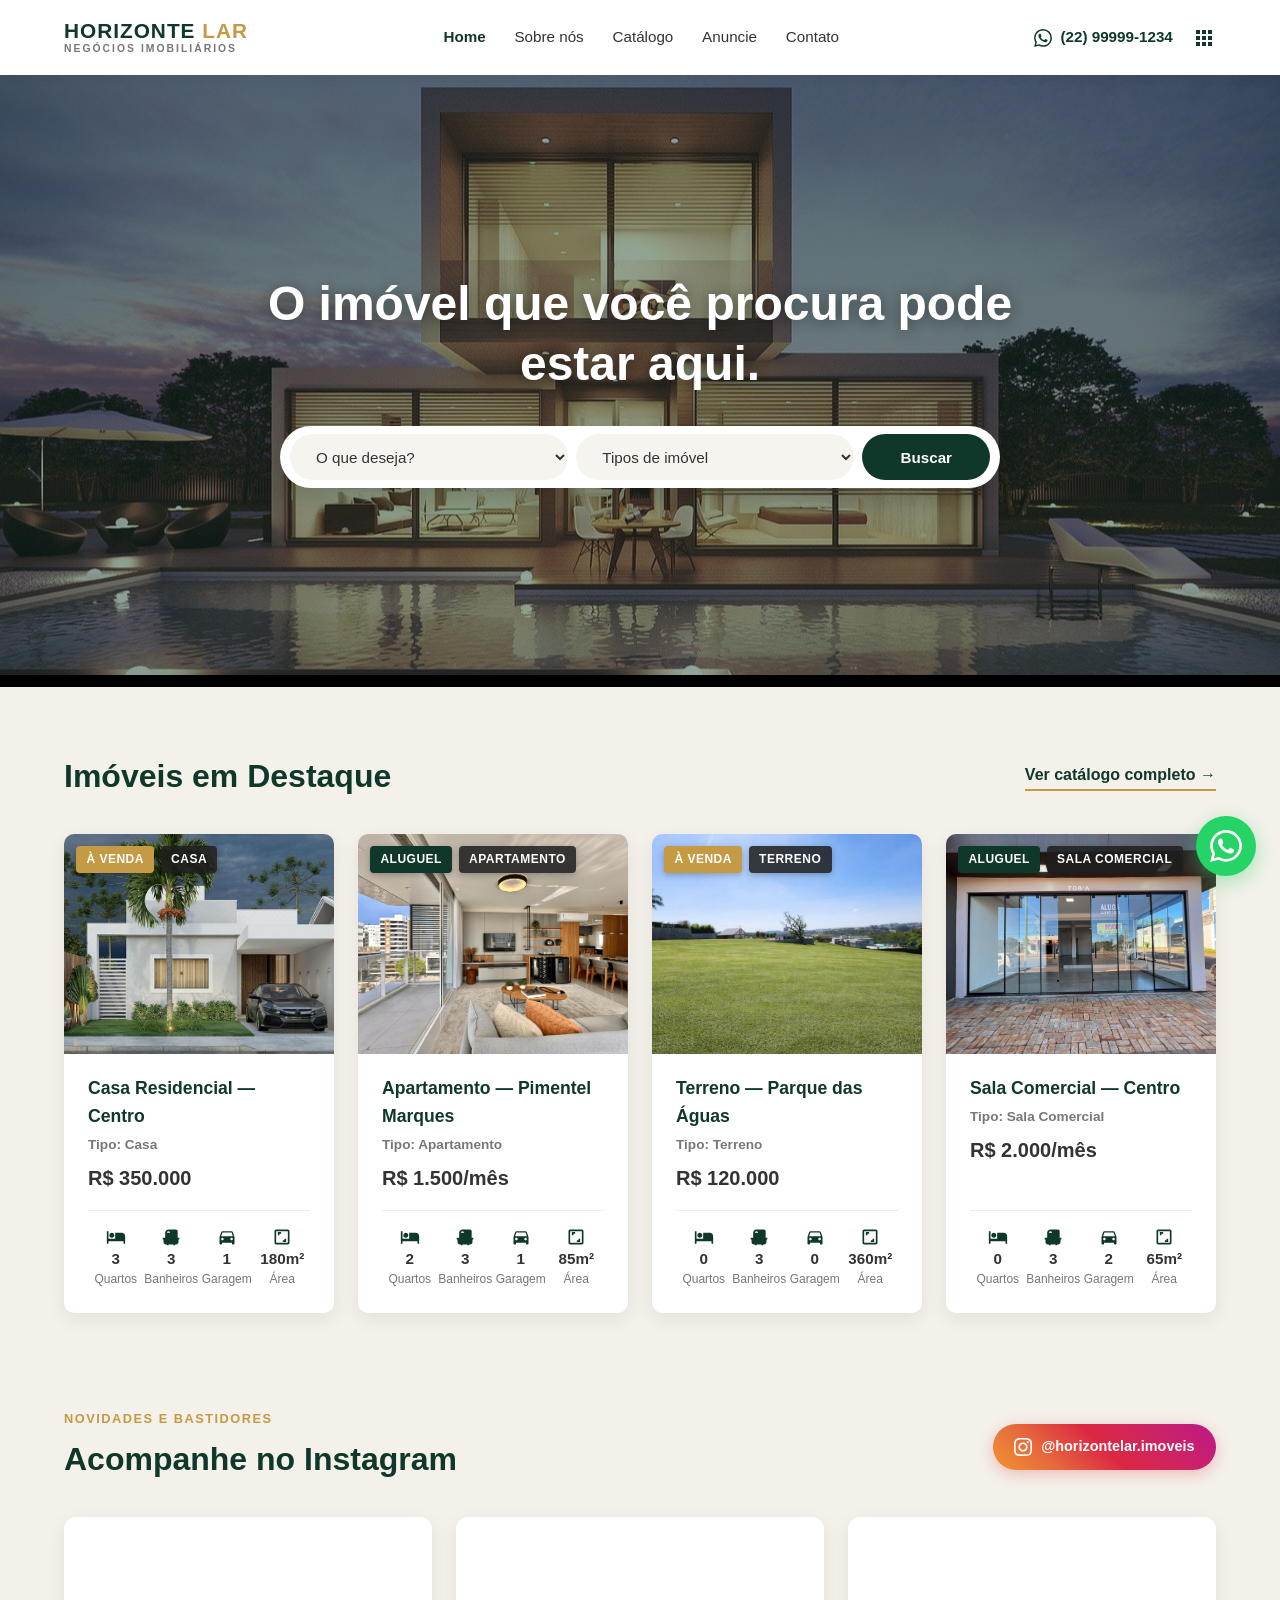
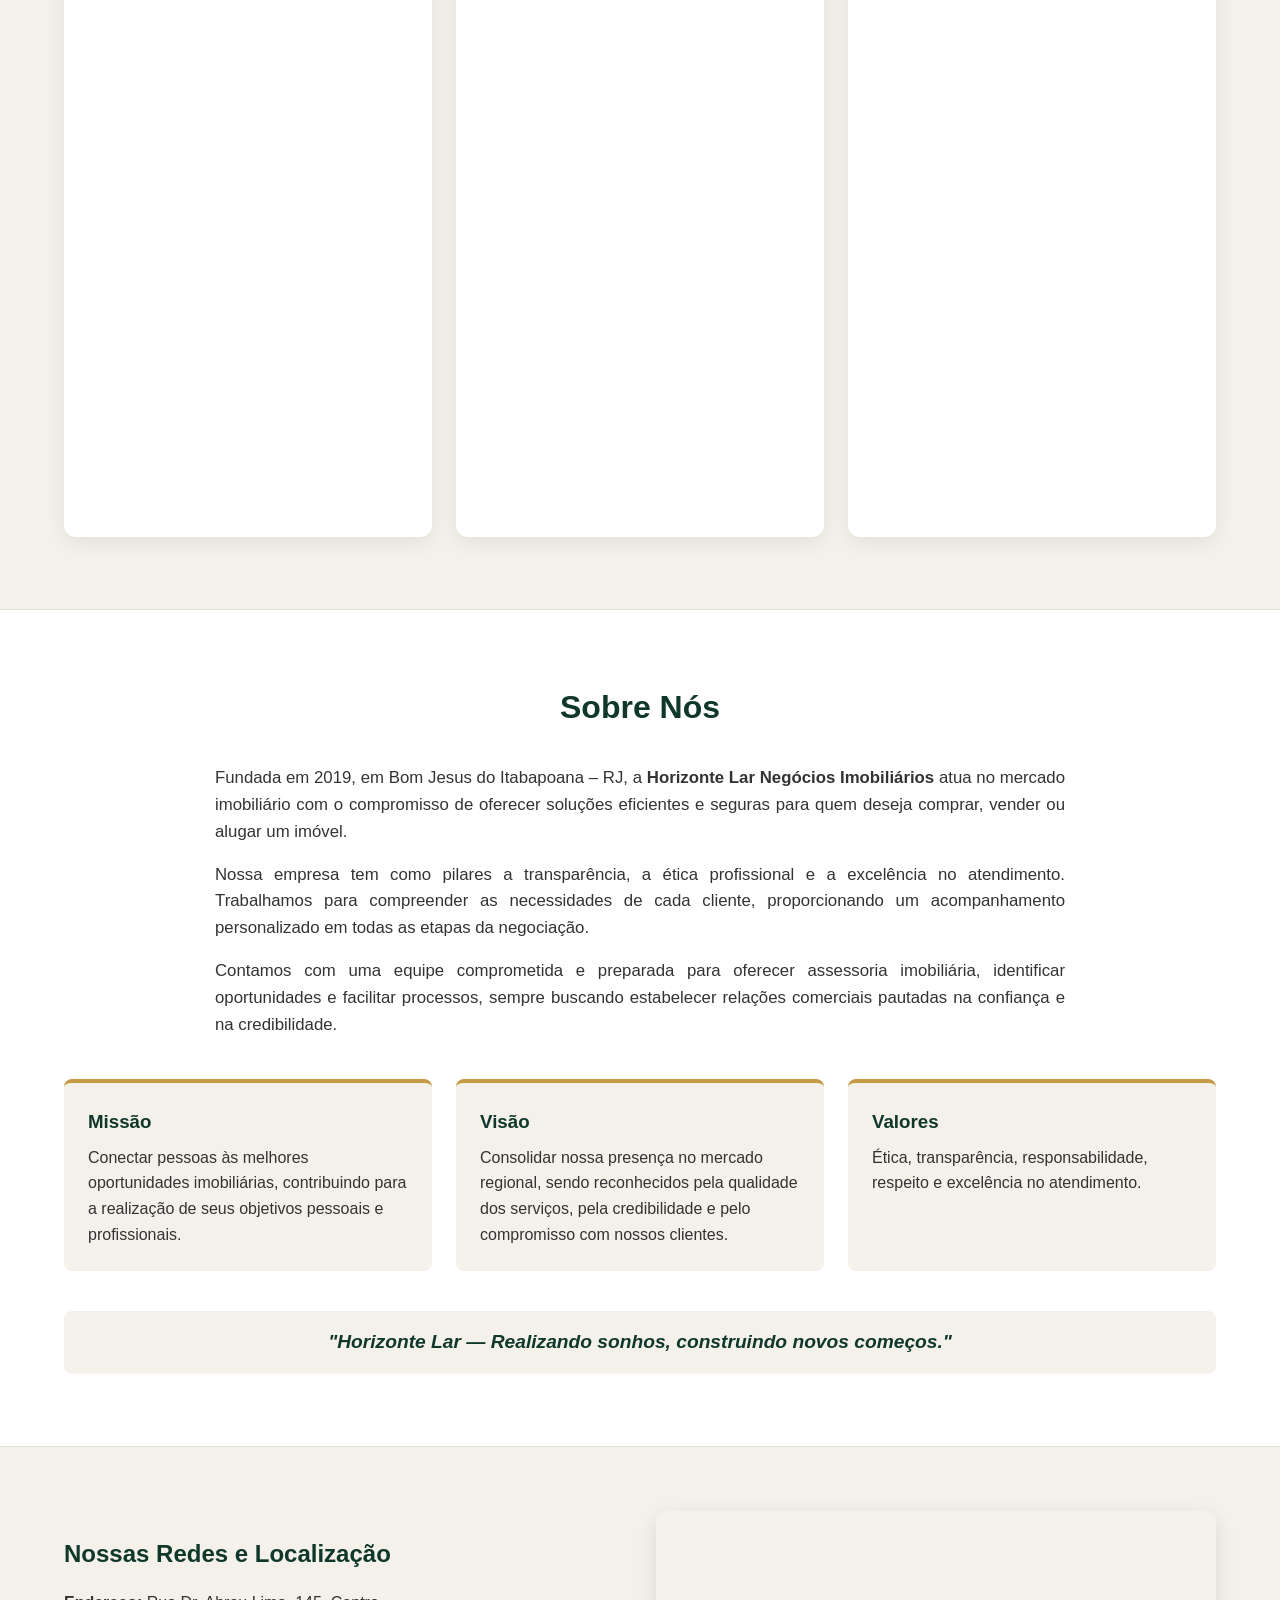
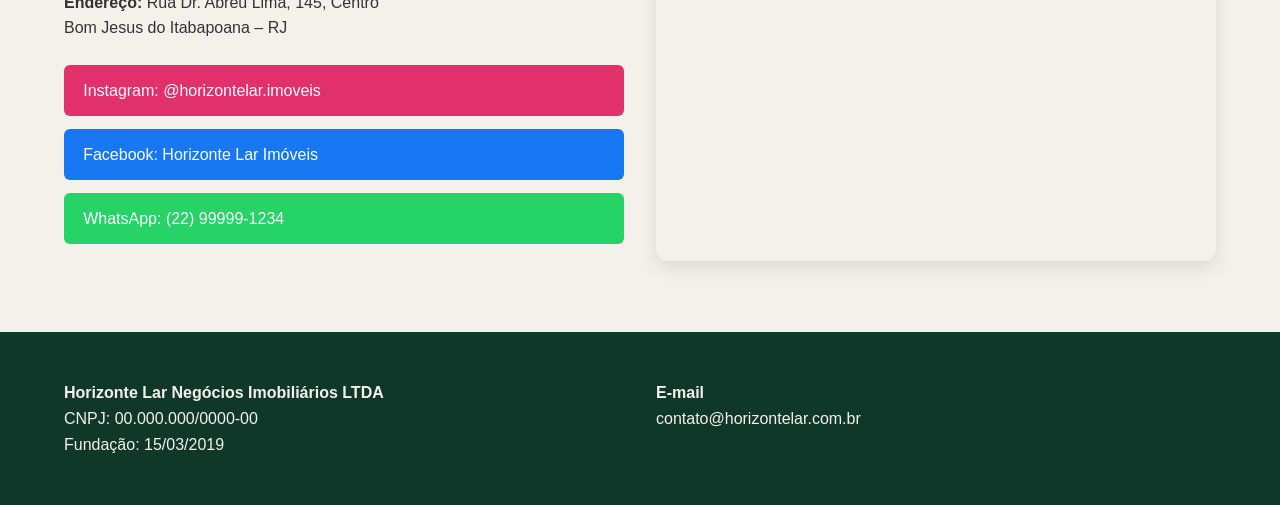
<file: index.html>
<!DOCTYPE html>
<html lang="pt-BR">
<head>
    <meta charset="UTF-8">
    <meta name="viewport" content="width=device-width, initial-scale=1.0">
    <title>Horizonte Lar | Negócios Imobiliários</title>
    <link rel="stylesheet" href="css/style.css?v=3">
</head>
<body id="top">

    <!-- CABEÇALHO -->
    <header class="navbar">
        <div class="container nav-container">
            <a href="index.html" class="logo">
                <h1>HORIZONTE <span>LAR</span></h1>
                <small>NEGÓCIOS IMOBILIÁRIOS</small>
            </a>

            <nav class="nav-links" id="nav-links">
                <a href="index.html" class="active">Home</a>
                <a href="index.html#sobre">Sobre nós</a>
                <a href="catalogo.html">Catálogo</a>
                <a href="anuncio.html">Anuncie</a>
                <a href="index.html#contato">Contato</a>
            </nav>

            <div class="nav-right">
                <a href="https://wa.me/5522999991234" class="nav-phone" target="_blank">
                    <svg viewBox="0 0 24 24" width="18" height="18" fill="currentColor"><path d="M17.472 14.382c-.297-.149-1.758-.867-2.03-.967-.273-.099-.471-.148-.67.15-.197.297-.767.966-.94 1.164-.173.199-.347.223-.644.075-.297-.15-1.255-.463-2.39-1.475-.883-.788-1.48-1.761-1.653-2.059-.173-.297-.018-.458.13-.606.134-.133.298-.347.446-.52.149-.174.198-.298.298-.497.099-.198.05-.371-.025-.52-.075-.149-.669-1.612-.916-2.207-.242-.579-.487-.5-.669-.51a12.8 12.8 0 0 0-.57-.01c-.198 0-.52.074-.792.372-.272.297-1.04 1.016-1.04 2.479 0 1.462 1.064 2.875 1.213 3.074.149.198 2.096 3.2 5.077 4.487.709.306 1.262.489 1.694.625.712.227 1.36.195 1.871.118.571-.085 1.758-.719 2.006-1.413.248-.694.248-1.289.173-1.413-.074-.124-.272-.198-.57-.347m-5.421 7.403h-.004a9.87 9.87 0 0 1-5.031-1.378l-.361-.214-3.741.982.998-3.648-.235-.374a9.86 9.86 0 0 1-1.51-5.26c.001-5.45 4.436-9.884 9.888-9.884 2.64 0 5.122 1.03 6.988 2.898a9.82 9.82 0 0 1 2.893 6.994c-.003 5.45-4.437 9.884-9.885 9.884m8.413-18.297A11.815 11.815 0 0 0 12.05 0C5.495 0 .16 5.335.157 11.892c0 2.096.547 4.142 1.588 5.945L.057 24l6.305-1.654a11.882 11.882 0 0 0 5.683 1.448h.005c6.554 0 11.89-5.335 11.893-11.893a11.821 11.821 0 0 0-3.48-8.413z"/></svg>
                    <span>(22) 99999-1234</span>
                </a>
                <button class="menu-btn" id="menu-btn" aria-label="Abrir menu">
                    <svg viewBox="0 0 24 24" width="24" height="24" fill="var(--verde-escuro)"><path d="M4 8h4V4H4v4zm6 12h4v-4h-4v4zm-6 0h4v-4H4v4zm0-6h4v-4H4v4zm6 0h4v-4h-4v4zm6-10v4h4V4h-4zm-6 4h4V4h-4v4zm6 6h4v-4h-4v4zm0 6h4v-4h-4v4z"/></svg>
                </button>
            </div>
        </div>
    </header>

    <!-- HERO SECTION COM MENU DE OPÇÕES ARREDONDADO -->
    <section class="hero">
        <div class="hero-bg"></div>
        <div class="container hero-content">
            <h2>O imóvel que você procura pode estar aqui.</h2>

            <form action="catalogo.html" method="GET" class="filter-pill-bar">
                <div class="filter-field">
                    <select name="finalidade" aria-label="O que deseja?">
                        <option value="">O que deseja?</option>
                        <option value="aluguel">Aluguel</option>
                        <option value="venda">Venda</option>
                    </select>
                </div>

                <div class="filter-field">
                    <select name="tipo" aria-label="Tipos de imóvel">
                        <option value="">Tipos de imóvel</option>
                        <option value="casa">Casa</option>
                        <option value="apartamento">Apartamento</option>
                        <option value="terreno">Terreno</option>
                        <option value="sala comercial">Sala Comercial</option>
                    </select>
                </div>

                <button type="submit" class="btn-buscar-pill">Buscar</button>
            </form>
        </div>
    </section>

    <!-- WHATSAPP FLUTUANTE -->
    <a href="https://wa.me/5522999991234" class="whatsapp-float" target="_blank" aria-label="Falar no WhatsApp">
        <svg viewBox="0 0 24 24" width="32" height="32" fill="#ffffff"><path d="M17.472 14.382c-.297-.149-1.758-.867-2.03-.967-.273-.099-.471-.148-.67.15-.197.297-.767.966-.94 1.164-.173.199-.347.223-.644.075-.297-.15-1.255-.463-2.39-1.475-.883-.788-1.48-1.761-1.653-2.059-.173-.297-.018-.458.13-.606.134-.133.298-.347.446-.52.149-.174.198-.298.298-.497.099-.198.05-.371-.025-.52-.075-.149-.669-1.612-.916-2.207-.242-.579-.487-.5-.669-.51a12.8 12.8 0 0 0-.57-.01c-.198 0-.52.074-.792.372-.272.297-1.04 1.016-1.04 2.479 0 1.462 1.064 2.875 1.213 3.074.149.198 2.096 3.2 5.077 4.487.709.306 1.262.489 1.694.625.712.227 1.36.195 1.871.118.571-.085 1.758-.719 2.006-1.413.248-.694.248-1.289.173-1.413-.074-.124-.272-.198-.57-.347m-5.421 7.403h-.004a9.87 9.87 0 0 1-5.031-1.378l-.361-.214-3.741.982.998-3.648-.235-.374a9.86 9.86 0 0 1-1.51-5.26c.001-5.45 4.436-9.884 9.888-9.884 2.64 0 5.122 1.03 6.988 2.898a9.82 9.82 0 0 1 2.893 6.994c-.003 5.45-4.437 9.884-9.885 9.884m8.413-18.297A11.815 11.815 0 0 0 12.05 0C5.495 0 .16 5.335.157 11.892c0 2.096.547 4.142 1.588 5.945L.057 24l6.305-1.654a11.882 11.882 0 0 0 5.683 1.448h.005c6.554 0 11.89-5.335 11.893-11.893a11.821 11.821 0 0 0-3.48-8.413z"/></svg>
    </a>

    <!-- MAIN -->
    <main>
        <!-- VITRINE DE IMÓVEIS -->
        <section class="catalogo fade-in" id="imoveis">
            <div class="container">
                <div class="section-top">
                    <h2>Imóveis em Destaque</h2>
                    <a href="catalogo.html" class="ver-todos">Ver catálogo completo →</a>
                </div>

                <div class="grid-imoveis">
                    
                    <!-- Card 1 -->
                    <article class="card-imovel">
                        <div class="img-wrapper">
                            <img src="imagens/1.jpg" alt="Casa Residencial" class="img-imovel" loading="lazy">
                            <div class="img-tags">
                                <span class="tag venda">À Venda</span>
                                <span class="tag tipo">Casa</span>
                            </div>
                        </div>
                        <div class="info">
                            <h3>Casa Residencial — Centro</h3>
                            <p class="tipo-texto">Tipo: Casa</p>
                            <p class="preco">R$ 350.000</p>
                            <div class="specs-icons">
                                <div class="spec-item">
                                    <svg viewBox="0 0 24 24" width="20" height="20" fill="currentColor"><path d="M7 13c1.66 0 3-1.34 3-3S8.66 7 7 7s-3 1.34-3 3 1.34 3 3 3zm12-6h-8v7H3V5H1v15h2v-3h18v3h2v-9c0-2.21-1.79-4-4-4z"/></svg>
                                    <strong>3</strong>
                                    <span>Quartos</span>
                                </div>
                                <div class="spec-item">
                                    <svg viewBox="0 0 24 24" width="20" height="20" fill="currentColor"><path d="M7 7c0-1.1.9-2 2-2s2 .9 2 2H7zm13 6V5c0-1.1-.9-2-2-2H9C6.79 3 5 4.79 5 7v6H2v2h1v3c0 1.66 1.34 3 3 3h1v1h2v-1h6v1h2v-1h1c1.66 0 3-1.34 3-3v-3h1v-2h-2z"/></svg>
                                    <strong>3</strong>
                                    <span>Banheiros</span>
                                </div>
                                <div class="spec-item">
                                    <svg viewBox="0 0 24 24" width="20" height="20" fill="currentColor"><path d="M18.92 6.01C18.72 5.42 18.16 5 17.5 5h-11c-.66 0-1.21.42-1.42 1.01L3 12v8c0 .55.45 1 1 1h1c.55 0 1-.45 1-1v-1h12v1c0 .55.45 1 1 1h1c.55 0 1-.45 1-1v-8l-2.08-5.99zM6.5 16c-.83 0-1.5-.67-1.5-1.5S5.67 13 6.5 13s1.5.67 1.5 1.5S7.33 16 6.5 16zm11 0c-.83 0-1.5-.67-1.5-1.5s.67-1.5 1.5-1.5 1.5.67 1.5 1.5-.67 1.5-1.5 1.5zM5 11l1.5-4.5h11L19 11H5z"/></svg>
                                    <strong>1</strong>
                                    <span>Garagem</span>
                                </div>
                                <div class="spec-item">
                                    <svg viewBox="0 0 24 24" width="20" height="20" fill="currentColor"><path d="M19 3H5c-1.1 0-2 .9-2 2v14c0 1.1.9 2 2 2h14c1.1 0 2-.9 2-2V5c0-1.1-.9-2-2-2zm0 16H5V5h14v14zM7 10h2V8h2V6H7v4zm10 4h-2v2h-2v2h4v-4z"/></svg>
                                    <strong>180m²</strong>
                                    <span>Área</span>
                                </div>
                            </div>
                        </div>
                    </article>

                    <!-- Card 2 -->
                    <article class="card-imovel">
                        <div class="img-wrapper">
                            <img src="imagens/2.jpg" alt="Apartamento" class="img-imovel" loading="lazy">
                            <div class="img-tags">
                                <span class="tag aluguel">Aluguel</span>
                                <span class="tag tipo">Apartamento</span>
                            </div>
                        </div>
                        <div class="info">
                            <h3>Apartamento — Pimentel Marques</h3>
                            <p class="tipo-texto">Tipo: Apartamento</p>
                            <p class="preco">R$ 1.500/mês</p>
                            <div class="specs-icons">
                                <div class="spec-item">
                                    <svg viewBox="0 0 24 24" width="20" height="20" fill="currentColor"><path d="M7 13c1.66 0 3-1.34 3-3S8.66 7 7 7s-3 1.34-3 3 1.34 3 3 3zm12-6h-8v7H3V5H1v15h2v-3h18v3h2v-9c0-2.21-1.79-4-4-4z"/></svg>
                                    <strong>2</strong>
                                    <span>Quartos</span>
                                </div>
                                <div class="spec-item">
                                    <svg viewBox="0 0 24 24" width="20" height="20" fill="currentColor"><path d="M7 7c0-1.1.9-2 2-2s2 .9 2 2H7zm13 6V5c0-1.1-.9-2-2-2H9C6.79 3 5 4.79 5 7v6H2v2h1v3c0 1.66 1.34 3 3 3h1v1h2v-1h6v1h2v-1h1c1.66 0 3-1.34 3-3v-3h1v-2h-2z"/></svg>
                                    <strong>3</strong>
                                    <span>Banheiros</span>
                                </div>
                                <div class="spec-item">
                                    <svg viewBox="0 0 24 24" width="20" height="20" fill="currentColor"><path d="M18.92 6.01C18.72 5.42 18.16 5 17.5 5h-11c-.66 0-1.21.42-1.42 1.01L3 12v8c0 .55.45 1 1 1h1c.55 0 1-.45 1-1v-1h12v1c0 .55.45 1 1 1h1c.55 0 1-.45 1-1v-8l-2.08-5.99zM6.5 16c-.83 0-1.5-.67-1.5-1.5S5.67 13 6.5 13s1.5.67 1.5 1.5S7.33 16 6.5 16zm11 0c-.83 0-1.5-.67-1.5-1.5s.67-1.5 1.5-1.5 1.5.67 1.5 1.5-.67 1.5-1.5 1.5zM5 11l1.5-4.5h11L19 11H5z"/></svg>
                                    <strong>1</strong>
                                    <span>Garagem</span>
                                </div>
                                <div class="spec-item">
                                    <svg viewBox="0 0 24 24" width="20" height="20" fill="currentColor"><path d="M19 3H5c-1.1 0-2 .9-2 2v14c0 1.1.9 2 2 2h14c1.1 0 2-.9 2-2V5c0-1.1-.9-2-2-2zm0 16H5V5h14v14zM7 10h2V8h2V6H7v4zm10 4h-2v2h-2v2h4v-4z"/></svg>
                                    <strong>85m²</strong>
                                    <span>Área</span>
                                </div>
                            </div>
                        </div>
                    </article>

                    <!-- Card 3 -->
                    <article class="card-imovel">
                        <div class="img-wrapper">
                            <img src="imagens/3.jpg" alt="Terreno" class="img-imovel" loading="lazy">
                            <div class="img-tags">
                                <span class="tag venda">À Venda</span>
                                <span class="tag tipo">Terreno</span>
                            </div>
                        </div>
                        <div class="info">
                            <h3>Terreno — Parque das Águas</h3>
                            <p class="tipo-texto">Tipo: Terreno</p>
                            <p class="preco">R$ 120.000</p>
                            <div class="specs-icons">
                                <div class="spec-item">
                                    <svg viewBox="0 0 24 24" width="20" height="20" fill="currentColor"><path d="M7 13c1.66 0 3-1.34 3-3S8.66 7 7 7s-3 1.34-3 3 1.34 3 3 3zm12-6h-8v7H3V5H1v15h2v-3h18v3h2v-9c0-2.21-1.79-4-4-4z"/></svg>
                                    <strong>0</strong>
                                    <span>Quartos</span>
                                </div>
                                <div class="spec-item">
                                    <svg viewBox="0 0 24 24" width="20" height="20" fill="currentColor"><path d="M7 7c0-1.1.9-2 2-2s2 .9 2 2H7zm13 6V5c0-1.1-.9-2-2-2H9C6.79 3 5 4.79 5 7v6H2v2h1v3c0 1.66 1.34 3 3 3h1v1h2v-1h6v1h2v-1h1c1.66 0 3-1.34 3-3v-3h1v-2h-2z"/></svg>
                                    <strong>3</strong>
                                    <span>Banheiros</span>
                                </div>
                                <div class="spec-item">
                                    <svg viewBox="0 0 24 24" width="20" height="20" fill="currentColor"><path d="M18.92 6.01C18.72 5.42 18.16 5 17.5 5h-11c-.66 0-1.21.42-1.42 1.01L3 12v8c0 .55.45 1 1 1h1c.55 0 1-.45 1-1v-1h12v1c0 .55.45 1 1 1h1c.55 0 1-.45 1-1v-8l-2.08-5.99zM6.5 16c-.83 0-1.5-.67-1.5-1.5S5.67 13 6.5 13s1.5.67 1.5 1.5S7.33 16 6.5 16zm11 0c-.83 0-1.5-.67-1.5-1.5s.67-1.5 1.5-1.5 1.5.67 1.5 1.5-.67 1.5-1.5 1.5zM5 11l1.5-4.5h11L19 11H5z"/></svg>
                                    <strong>0</strong>
                                    <span>Garagem</span>
                                </div>
                                <div class="spec-item">
                                    <svg viewBox="0 0 24 24" width="20" height="20" fill="currentColor"><path d="M19 3H5c-1.1 0-2 .9-2 2v14c0 1.1.9 2 2 2h14c1.1 0 2-.9 2-2V5c0-1.1-.9-2-2-2zm0 16H5V5h14v14zM7 10h2V8h2V6H7v4zm10 4h-2v2h-2v2h4v-4z"/></svg>
                                    <strong>360m²</strong>
                                    <span>Área</span>
                                </div>
                            </div>
                        </div>
                    </article>

                    <!-- Card 4 -->
                    <article class="card-imovel">
                        <div class="img-wrapper">
                            <img src="imagens/4.jpg" alt="Sala Comercial" class="img-imovel" loading="lazy">
                            <div class="img-tags">
                                <span class="tag aluguel">Aluguel</span>
                                <span class="tag tipo">Sala Comercial</span>
                            </div>
                        </div>
                        <div class="info">
                            <h3>Sala Comercial — Centro</h3>
                            <p class="tipo-texto">Tipo: Sala Comercial</p>
                            <p class="preco">R$ 2.000/mês</p>
                            <div class="specs-icons">
                                <div class="spec-item">
                                    <svg viewBox="0 0 24 24" width="20" height="20" fill="currentColor"><path d="M7 13c1.66 0 3-1.34 3-3S8.66 7 7 7s-3 1.34-3 3 1.34 3 3 3zm12-6h-8v7H3V5H1v15h2v-3h18v3h2v-9c0-2.21-1.79-4-4-4z"/></svg>
                                    <strong>0</strong>
                                    <span>Quartos</span>
                                </div>
                                <div class="spec-item">
                                    <svg viewBox="0 0 24 24" width="20" height="20" fill="currentColor"><path d="M7 7c0-1.1.9-2 2-2s2 .9 2 2H7zm13 6V5c0-1.1-.9-2-2-2H9C6.79 3 5 4.79 5 7v6H2v2h1v3c0 1.66 1.34 3 3 3h1v1h2v-1h6v1h2v-1h1c1.66 0 3-1.34 3-3v-3h1v-2h-2z"/></svg>
                                    <strong>3</strong>
                                    <span>Banheiros</span>
                                </div>
                                <div class="spec-item">
                                    <svg viewBox="0 0 24 24" width="20" height="20" fill="currentColor"><path d="M18.92 6.01C18.72 5.42 18.16 5 17.5 5h-11c-.66 0-1.21.42-1.42 1.01L3 12v8c0 .55.45 1 1 1h1c.55 0 1-.45 1-1v-1h12v1c0 .55.45 1 1 1h1c.55 0 1-.45 1-1v-8l-2.08-5.99zM6.5 16c-.83 0-1.5-.67-1.5-1.5S5.67 13 6.5 13s1.5.67 1.5 1.5S7.33 16 6.5 16zm11 0c-.83 0-1.5-.67-1.5-1.5s.67-1.5 1.5-1.5 1.5.67 1.5 1.5-.67 1.5-1.5 1.5zM5 11l1.5-4.5h11L19 11H5z"/></svg>
                                    <strong>2</strong>
                                    <span>Garagem</span>
                                </div>
                                <div class="spec-item">
                                    <svg viewBox="0 0 24 24" width="20" height="20" fill="currentColor"><path d="M19 3H5c-1.1 0-2 .9-2 2v14c0 1.1.9 2 2 2h14c1.1 0 2-.9 2-2V5c0-1.1-.9-2-2-2zm0 16H5V5h14v14zM7 10h2V8h2V6H7v4zm10 4h-2v2h-2v2h4v-4z"/></svg>
                                    <strong>65m²</strong>
                                    <span>Área</span>
                                </div>
                            </div>
                        </div>
                    </article>

                </div>
            </div>
        </section>

        <!-- REDES SOCIAIS / CARROSSEL NO MOBILE -->
        <section class="social-feed-section fade-in" id="redes-sociais">
            <div class="container">
                <div class="section-top">
                    <div>
                        <span class="subtitulo-secao">Novidades e Bastidores</span>
                        <h2>Acompanhe no Instagram</h2>
                    </div>
                    <a href="https://www.instagram.com/" target="_blank" class="btn-insta-seguir">
                        <svg viewBox="0 0 24 24" width="18" height="18" fill="currentColor"><path d="M12 2.163c3.204 0 3.584.012 4.85.07 3.252.148 4.771 1.691 4.919 4.919.058 1.265.069 1.645.069 4.849 0 3.205-.012 3.584-.069 4.849-.149 3.225-1.664 4.771-4.919 4.919-1.266.058-1.644.07-4.85.07-3.204 0-3.584-.012-4.849-.07-3.26-.149-4.771-1.699-4.919-4.92-.058-1.265-.07-1.644-.07-4.849 0-3.204.013-3.583.07-4.849.149-3.227 1.664-4.771 4.919-4.919 1.266-.057 1.645-.069 4.849-.069zm0-2.163c-3.259 0-3.667.014-4.947.072-4.358.2-6.78 2.618-6.98 6.98-.059 1.281-.073 1.689-.073 4.948 0 3.259.014 3.668.072 4.948.2 4.358 2.618 6.78 6.98 6.98 1.281.058 1.689.072 4.948.072 3.259 0 3.668-.014 4.948-.072 4.354-.2 6.782-2.618 6.979-6.98.059-1.28.073-1.689.073-4.948 0-3.259-.014-3.667-.072-4.947-.196-4.354-2.617-6.78-6.979-6.98-1.281-.059-1.69-.073-4.949-.073zm0 5.838c-3.403 0-6.162 2.759-6.162 6.162s2.759 6.163 6.162 6.163 6.162-2.759 6.162-6.163c0-3.403-2.759-6.162-6.162-6.162zm0 10.162c-2.209 0-4-1.79-4-4 0-2.209 1.791-4 4-4s4 1.791 4 4c0 2.21-1.791 4-4 4zm6.406-11.845c-.796 0-1.441.645-1.441 1.44s.645 1.44 1.441 1.44c.795 0 1.439-.645 1.439-1.44s-.644-1.44-1.439-1.44z"/></svg>
                        <span>@horizontelar.imoveis</span>
                    </a>
                </div>

                <div class="insta-carousel-wrapper">
                    <button type="button" class="carousel-arrow prev" id="insta-prev" aria-label="Post anterior">&#10094;</button>

                    <div class="insta-grid" id="insta-track">
                        <!-- 1° Post -->
                        <div class="insta-card">
                            <iframe src="https://www.instagram.com/reel/De-1pcGy_Kp/embed/" frameborder="0" scrolling="no" allowtransparency="true" allow="encrypted-media" loading="lazy"></iframe>
                        </div>

                        <!-- 2° Post -->
                        <div class="insta-card">
                            <iframe src="https://www.instagram.com/reel/De5moC2ynTJ/embed/" frameborder="0" scrolling="no" allowtransparency="true" allow="encrypted-media" loading="lazy"></iframe>
                        </div>

                        <!-- 3° Post -->
                        <div class="insta-card">
                            <iframe src="https://www.instagram.com/reel/Dex2GFuSgyB/embed/" frameborder="0" scrolling="no" allowtransparency="true" allow="encrypted-media" loading="lazy"></iframe>
                        </div>
                    </div>

                    <button type="button" class="carousel-arrow next" id="insta-next" aria-label="Próximo post">&#10095;</button>
                </div>

                <!-- Bolinhas indicadoras (aparecem apenas no celular) -->
                <div class="carousel-dots" id="insta-dots">
                    <button type="button" class="dot active" data-index="0" aria-label="Ir para post 1"></button>
                    <button type="button" class="dot" data-index="1" aria-label="Ir para post 2"></button>
                    <button type="button" class="dot" data-index="2" aria-label="Ir para post 3"></button>
                </div>
            </div>
        </section>

        <!-- SOBRE NÓS -->
        <section class="sobre-nos fade-in" id="sobre">
            <div class="container">
                <h2>Sobre Nós</h2>
                <div class="sobre-texto">
                    <p>Fundada em 2019, em Bom Jesus do Itabapoana – RJ, a <strong>Horizonte Lar Negócios Imobiliários</strong> atua no mercado imobiliário com o compromisso de oferecer soluções eficientes e seguras para quem deseja comprar, vender ou alugar um imóvel.</p>
                    <p>Nossa empresa tem como pilares a transparência, a ética profissional e a excelência no atendimento. Trabalhamos para compreender as necessidades de cada cliente, proporcionando um acompanhamento personalizado em todas as etapas da negociação.</p>
                    <p>Contamos com uma equipe comprometida e preparada para oferecer assessoria imobiliária, identificar oportunidades e facilitar processos, sempre buscando estabelecer relações comerciais pautadas na confiança e na credibilidade.</p>
                </div>

                <div class="pilares-grid">
                    <div class="pilar-card">
                        <h3>Missão</h3>
                        <p>Conectar pessoas às melhores oportunidades imobiliárias, contribuindo para a realização de seus objetivos pessoais e profissionais.</p>
                    </div>
                    <div class="pilar-card">
                        <h3>Visão</h3>
                        <p>Consolidar nossa presença no mercado regional, sendo reconhecidos pela qualidade dos serviços, pela credibilidade e pelo compromisso com nossos clientes.</p>
                    </div>
                    <div class="pilar-card">
                        <h3>Valores</h3>
                        <p>Ética, transparência, responsabilidade, respeito e excelência no atendimento.</p>
                    </div>
                </div>

                <blockquote class="slogan">
                    "Horizonte Lar — Realizando sonhos, construindo novos começos."
                </blockquote>
            </div>
        </section>

        <!-- REDES SOCIAIS E MAPA -->
        <section class="contato-mapa fade-in" id="contato">
            <div class="container map-container">
                <div class="info-contato">
                    <h2>Nossas Redes e Localização</h2>
                    <p><strong>Endereço:</strong> Rua Dr. Abreu Lima, 145, Centro<br>Bom Jesus do Itabapoana – RJ</p>
                    <div class="redes-sociais">
                        <a href="#" class="social-btn instagram">Instagram: @horizontelar.imoveis</a>
                        <a href="#" class="social-btn facebook">Facebook: Horizonte Lar Imóveis</a>
                        <a href="https://wa.me/5522999991234" class="social-btn whatsapp">WhatsApp: (22) 99999-1234</a>
                    </div>
                </div>
                <div class="mapa-iframe">
                    <iframe src="https://www.google.com/maps/embed?pb=!1m18!1m12!1m3!1d117565.41926615563!2d-41.74868019053359!3d-21.13524670679632!2m3!1f0!2f0!3f0!3m2!1i1024!2i768!4f13.1!3m3!1m2!1s0xb17bd5b8fbaeb7%3A0xc368a52924dc5c41!2sBom%20Jesus%20do%20Itabapoana%2C%20RJ!5e0!3m2!1spt-BR!2sbr!4v1700000000000!5m2!1spt-BR!2sbr" width="100%" height="350" style="border:0;" allowfullscreen="" loading="lazy" referrerpolicy="no-referrer-when-downgrade"></iframe>
                </div>
            </div>
        </section>
    </main>

    <!-- RODAPÉ -->
    <footer>
        <div class="container footer-grid">
            <div>
                <h4>Horizonte Lar Negócios Imobiliários LTDA</h4>
                <p>CNPJ: 00.000.000/0000-00</p>
                <p>Fundação: 15/03/2019</p>
            </div>
            <div>
                <h4>E-mail</h4>
                <p>contato@horizontelar.com.br</p>
            </div>
        </div>
    </footer>

    <script src="js/main.js?v=2"></script>
</body>
</html>
</file>
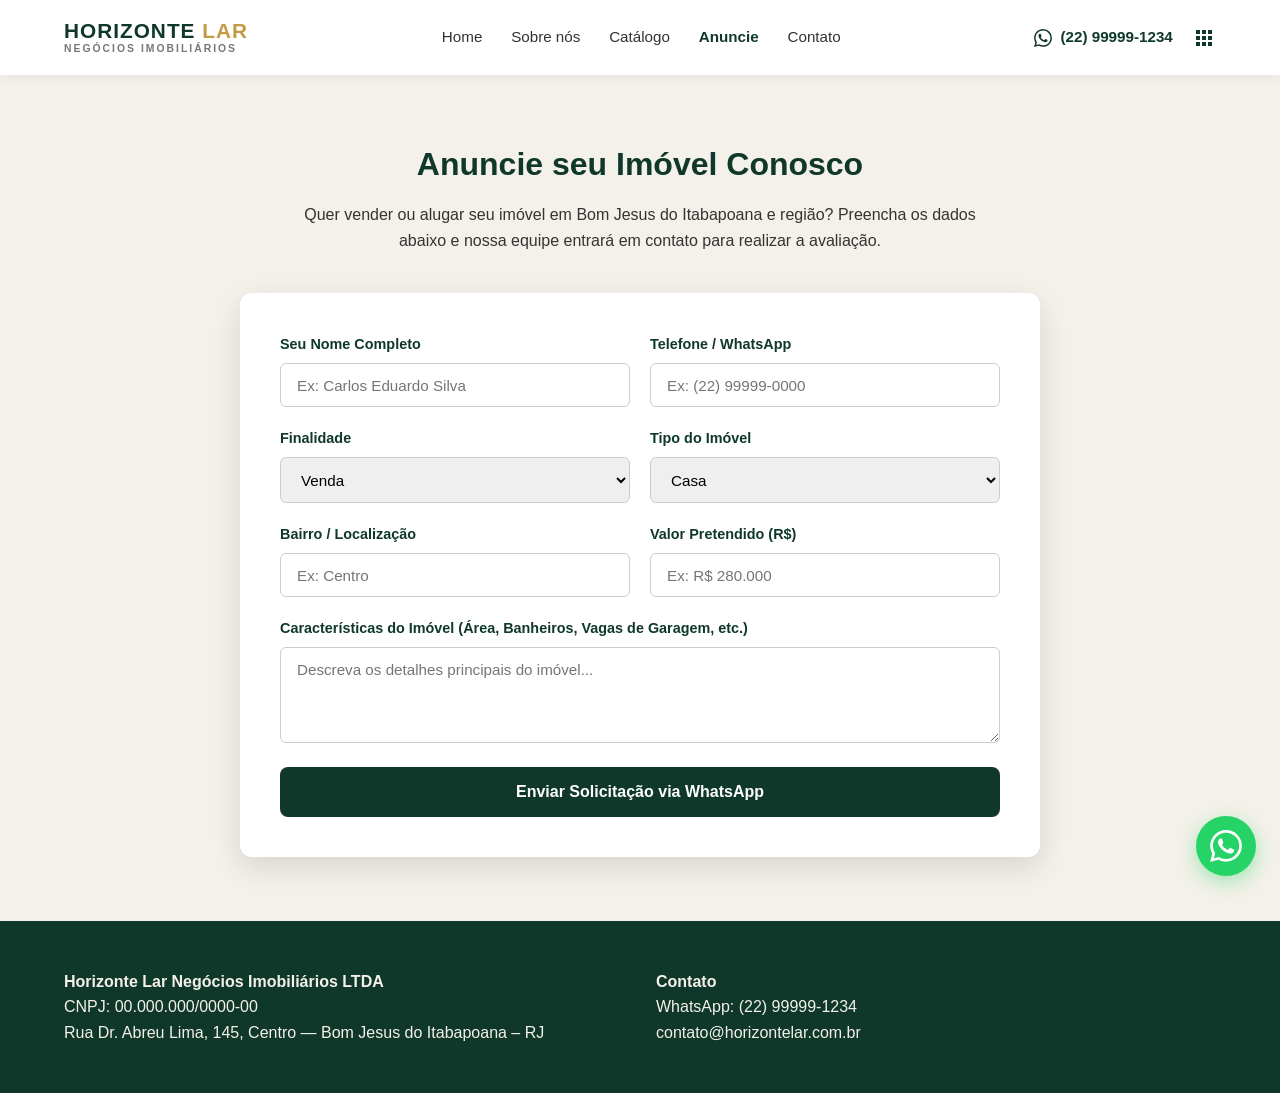
<file: anuncio.html>
<!DOCTYPE html>
<html lang="pt-BR">
<head>
    <meta charset="UTF-8">
    <meta name="viewport" content="width=device-width, initial-scale=1.0">
    <title>Anuncie seu Imóvel | Horizonte Lar</title>
    <link rel="stylesheet" href="css/style.css?v=3">
</head>
<body class="pagina-interna">

    <!-- CABEÇALHO -->
    <header class="navbar">
        <div class="container nav-container">
            <a href="index.html" class="logo">
                <h1>HORIZONTE <span>LAR</span></h1>
                <small>NEGÓCIOS IMOBILIÁRIOS</small>
            </a>

            <nav class="nav-links" id="nav-links">
                <a href="index.html">Home</a>
                <a href="index.html#sobre">Sobre nós</a>
                <a href="catalogo.html">Catálogo</a>
                <a href="anuncio.html" class="active">Anuncie</a>
                <a href="index.html#contato">Contato</a>
            </nav>

            <div class="nav-right">
                <a href="https://wa.me/5522999991234" class="nav-phone" target="_blank">
                    <svg viewBox="0 0 24 24" width="18" height="18" fill="currentColor"><path d="M17.472 14.382c-.297-.149-1.758-.867-2.03-.967-.273-.099-.471-.148-.67.15-.197.297-.767.966-.94 1.164-.173.199-.347.223-.644.075-.297-.15-1.255-.463-2.39-1.475-.883-.788-1.48-1.761-1.653-2.059-.173-.297-.018-.458.13-.606.134-.133.298-.347.446-.52.149-.174.198-.298.298-.497.099-.198.05-.371-.025-.52-.075-.149-.669-1.612-.916-2.207-.242-.579-.487-.5-.669-.51a12.8 12.8 0 0 0-.57-.01c-.198 0-.52.074-.792.372-.272.297-1.04 1.016-1.04 2.479 0 1.462 1.064 2.875 1.213 3.074.149.198 2.096 3.2 5.077 4.487.709.306 1.262.489 1.694.625.712.227 1.36.195 1.871.118.571-.085 1.758-.719 2.006-1.413.248-.694.248-1.289.173-1.413-.074-.124-.272-.198-.57-.347m-5.421 7.403h-.004a9.87 9.87 0 0 1-5.031-1.378l-.361-.214-3.741.982.998-3.648-.235-.374a9.86 9.86 0 0 1-1.51-5.26c.001-5.45 4.436-9.884 9.888-9.884 2.64 0 5.122 1.03 6.988 2.898a9.82 9.82 0 0 1 2.893 6.994c-.003 5.45-4.437 9.884-9.885 9.884m8.413-18.297A11.815 11.815 0 0 0 12.05 0C5.495 0 .16 5.335.157 11.892c0 2.096.547 4.142 1.588 5.945L.057 24l6.305-1.654a11.882 11.882 0 0 0 5.683 1.448h.005c6.554 0 11.89-5.335 11.893-11.893a11.821 11.821 0 0 0-3.48-8.413z"/></svg>
                    <span>(22) 99999-1234</span>
                </a>
                <button class="menu-btn" id="menu-btn" aria-label="Abrir menu">
                    <svg viewBox="0 0 24 24" width="24" height="24" fill="var(--verde-escuro)"><path d="M4 8h4V4H4v4zm6 12h4v-4h-4v4zm-6 0h4v-4H4v4zm0-6h4v-4H4v4zm6 0h4v-4h-4v4zm6-10v4h4V4h-4zm-6 4h4V4h-4v4zm6 6h4v-4h-4v4zm0 6h4v-4h-4v4z"/></svg>
                </button>
            </div>
        </div>
    </header>

    <!-- WHATSAPP FLUTUANTE -->
    <a href="https://wa.me/5522999991234" class="whatsapp-float" target="_blank" aria-label="Falar no WhatsApp">
        <svg viewBox="0 0 24 24" width="32" height="32" fill="#ffffff"><path d="M17.472 14.382c-.297-.149-1.758-.867-2.03-.967-.273-.099-.471-.148-.67.15-.197.297-.767.966-.94 1.164-.173.199-.347.223-.644.075-.297-.15-1.255-.463-2.39-1.475-.883-.788-1.48-1.761-1.653-2.059-.173-.297-.018-.458.13-.606.134-.133.298-.347.446-.52.149-.174.198-.298.298-.497.099-.198.05-.371-.025-.52-.075-.149-.669-1.612-.916-2.207-.242-.579-.487-.5-.669-.51a12.8 12.8 0 0 0-.57-.01c-.198 0-.52.074-.792.372-.272.297-1.04 1.016-1.04 2.479 0 1.462 1.064 2.875 1.213 3.074.149.198 2.096 3.2 5.077 4.487.709.306 1.262.489 1.694.625.712.227 1.36.195 1.871.118.571-.085 1.758-.719 2.006-1.413.248-.694.248-1.289.173-1.413-.074-.124-.272-.198-.57-.347m-5.421 7.403h-.004a9.87 9.87 0 0 1-5.031-1.378l-.361-.214-3.741.982.998-3.648-.235-.374a9.86 9.86 0 0 1-1.51-5.26c.001-5.45 4.436-9.884 9.888-9.884 2.64 0 5.122 1.03 6.988 2.898a9.82 9.82 0 0 1 2.893 6.994c-.003 5.45-4.437 9.884-9.885 9.884m8.413-18.297A11.815 11.815 0 0 0 12.05 0C5.495 0 .16 5.335.157 11.892c0 2.096.547 4.142 1.588 5.945L.057 24l6.305-1.654a11.882 11.882 0 0 0 5.683 1.448h.005c6.554 0 11.89-5.335 11.893-11.893a11.821 11.821 0 0 0-3.48-8.413z"/></svg>
    </a>

    <main>
        <section class="anuncio-section">
            <div class="container">
                <div class="anuncio-header">
                    <h2>Anuncie seu Imóvel Conosco</h2>
                    <p>Quer vender ou alugar seu imóvel em Bom Jesus do Itabapoana e região? Preencha os dados abaixo e nossa equipe entrará em contato para realizar a avaliação.</p>
                </div>

                <form id="form-anuncio" class="form-anuncio">
                    <div class="form-grid">
                        <div class="form-group">
                            <label for="nome">Seu Nome Completo</label>
                            <input type="text" id="nome" placeholder="Ex: Carlos Eduardo Silva" required>
                        </div>
                        <div class="form-group">
                            <label for="telefone">Telefone / WhatsApp</label>
                            <input type="tel" id="telefone" placeholder="Ex: (22) 99999-0000" required>
                        </div>
                        <div class="form-group">
                            <label for="finalidade">Finalidade</label>
                            <select id="finalidade" required>
                                <option value="Venda">Venda</option>
                                <option value="Aluguel">Aluguel</option>
                            </select>
                        </div>
                        <div class="form-group">
                            <label for="tipo">Tipo do Imóvel</label>
                            <select id="tipo" required>
                                <option value="Casa">Casa</option>
                                <option value="Apartamento">Apartamento</option>
                                <option value="Terreno">Terreno</option>
                                <option value="Sala Comercial">Sala Comercial</option>
                            </select>
                        </div>
                        <div class="form-group">
                            <label for="bairro">Bairro / Localização</label>
                            <input type="text" id="bairro" placeholder="Ex: Centro" required>
                        </div>
                        <div class="form-group">
                            <label for="valor">Valor Pretendido (R$)</label>
                            <input type="text" id="valor" placeholder="Ex: R$ 280.000">
                        </div>
                    </div>

                    <div class="form-group">
                        <label for="detalhes">Características do Imóvel (Área, Banheiros, Vagas de Garagem, etc.)</label>
                        <textarea id="detalhes" rows="4" placeholder="Descreva os detalhes principais do imóvel..."></textarea>
                    </div>

                    <button type="submit" class="btn-enviar-anuncio">Enviar Solicitação via WhatsApp</button>
                </form>
            </div>
        </section>
    </main>

    <!-- RODAPÉ -->
    <footer>
        <div class="container footer-grid">
            <div>
                <h4>Horizonte Lar Negócios Imobiliários LTDA</h4>
                <p>CNPJ: 00.000.000/0000-00</p>
                <p>Rua Dr. Abreu Lima, 145, Centro — Bom Jesus do Itabapoana – RJ</p>
            </div>
            <div>
                <h4>Contato</h4>
                <p>WhatsApp: (22) 99999-1234</p>
                <p>contato@horizontelar.com.br</p>
            </div>
        </div>
    </footer>

    <script src="js/main.js"></script>
</body>
</html>
</file>
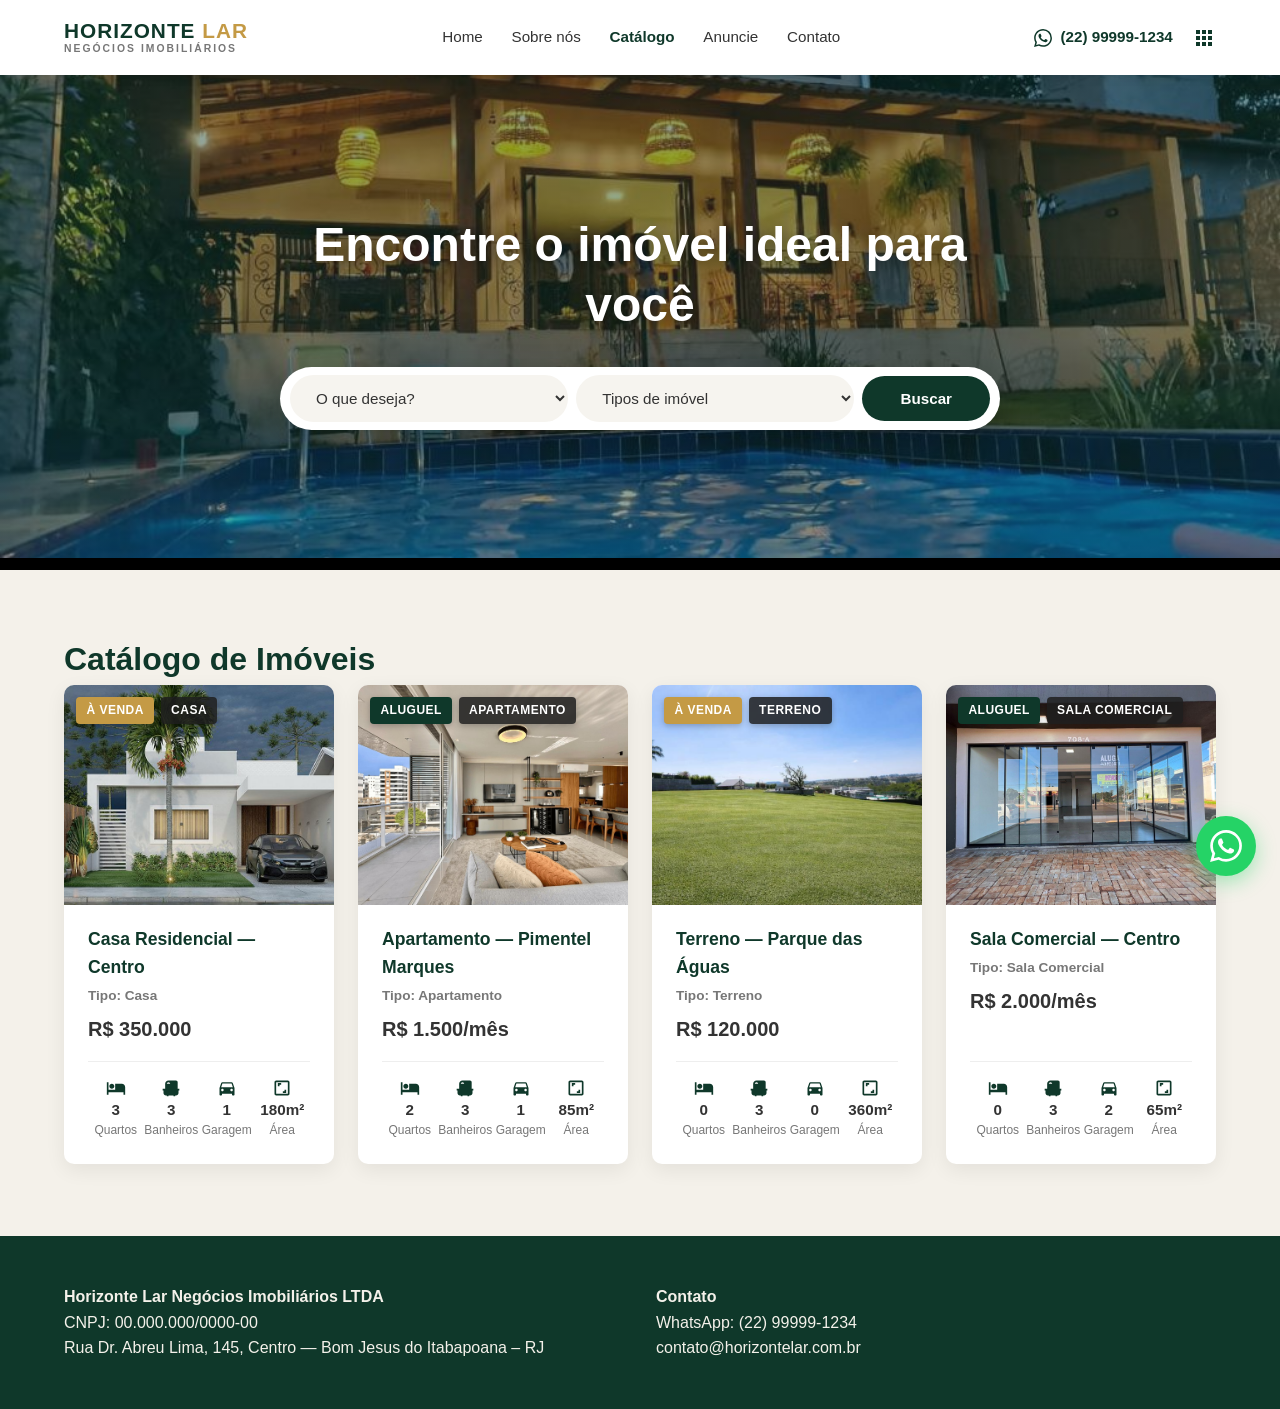
<file: catalogo.html>
<!DOCTYPE html>
<html lang="pt-BR">
<head>
    <meta charset="UTF-8">
    <meta name="viewport" content="width=device-width, initial-scale=1.0">
    <title>Catálogo de Imóveis | Horizonte Lar</title>
    <link rel="stylesheet" href="css/style.css?v=3">
</head>
<body>

    <!-- CABEÇALHO -->
    <header class="navbar">
        <div class="container nav-container">
            <a href="index.html" class="logo">
                <h1>HORIZONTE <span>LAR</span></h1>
                <small>NEGÓCIOS IMOBILIÁRIOS</small>
            </a>

            <nav class="nav-links" id="nav-links">
                <a href="index.html">Home</a>
                <a href="index.html#sobre">Sobre nós</a>
                <a href="catalogo.html" class="active">Catálogo</a>
                <a href="anuncio.html">Anuncie</a>
                <a href="index.html#contato">Contato</a>
            </nav>

            <div class="nav-right">
                <a href="https://wa.me/5522999991234" class="nav-phone" target="_blank">
                    <svg viewBox="0 0 24 24" width="18" height="18" fill="currentColor"><path d="M17.472 14.382c-.297-.149-1.758-.867-2.03-.967-.273-.099-.471-.148-.67.15-.197.297-.767.966-.94 1.164-.173.199-.347.223-.644.075-.297-.15-1.255-.463-2.39-1.475-.883-.788-1.48-1.761-1.653-2.059-.173-.297-.018-.458.13-.606.134-.133.298-.347.446-.52.149-.174.198-.298.298-.497.099-.198.05-.371-.025-.52-.075-.149-.669-1.612-.916-2.207-.242-.579-.487-.5-.669-.51a12.8 12.8 0 0 0-.57-.01c-.198 0-.52.074-.792.372-.272.297-1.04 1.016-1.04 2.479 0 1.462 1.064 2.875 1.213 3.074.149.198 2.096 3.2 5.077 4.487.709.306 1.262.489 1.694.625.712.227 1.36.195 1.871.118.571-.085 1.758-.719 2.006-1.413.248-.694.248-1.289.173-1.413-.074-.124-.272-.198-.57-.347m-5.421 7.403h-.004a9.87 9.87 0 0 1-5.031-1.378l-.361-.214-3.741.982.998-3.648-.235-.374a9.86 9.86 0 0 1-1.51-5.26c.001-5.45 4.436-9.884 9.888-9.884 2.64 0 5.122 1.03 6.988 2.898a9.82 9.82 0 0 1 2.893 6.994c-.003 5.45-4.437 9.884-9.885 9.884m8.413-18.297A11.815 11.815 0 0 0 12.05 0C5.495 0 .16 5.335.157 11.892c0 2.096.547 4.142 1.588 5.945L.057 24l6.305-1.654a11.882 11.882 0 0 0 5.683 1.448h.005c6.554 0 11.89-5.335 11.893-11.893a11.821 11.821 0 0 0-3.48-8.413z"/></svg>
                    <span>(22) 99999-1234</span>
                </a>
                <button class="menu-btn" id="menu-btn" aria-label="Abrir menu">
                    <svg viewBox="0 0 24 24" width="24" height="24" fill="var(--verde-escuro)"><path d="M4 8h4V4H4v4zm6 12h4v-4h-4v4zm-6 0h4v-4H4v4zm0-6h4v-4H4v4zm6 0h4v-4h-4v4zm6-10v4h4V4h-4zm-6 4h4V4h-4v4zm6 6h4v-4h-4v4zm0 6h4v-4h-4v4z"/></svg>
                </button>
            </div>
        </div>
    </header>

    <!-- HERO DO CATÁLOGO COM A IMAGEM catalogo.jpg E MENU DE OPÇÕES -->
    <section class="hero hero-catalogo">
        <div class="hero-bg hero-bg-catalogo"></div>
        <div class="container hero-content">
            <h2>Encontre o imóvel ideal para você</h2>

            <form id="form-filtro-catalogo" class="filter-pill-bar">
                <div class="filter-field">
                    <select id="filtro-finalidade" name="finalidade" aria-label="O que deseja?">
                        <option value="">O que deseja?</option>
                        <option value="aluguel">Aluguel</option>
                        <option value="venda">Venda</option>
                    </select>
                </div>

                <div class="filter-field">
                    <select id="filtro-tipo" name="tipo" aria-label="Tipos de imóvel">
                        <option value="">Tipos de imóvel</option>
                        <option value="casa">Casa</option>
                        <option value="apartamento">Apartamento</option>
                        <option value="terreno">Terreno</option>
                        <option value="sala comercial">Sala Comercial</option>
                    </select>
                </div>

                <button type="submit" class="btn-buscar-pill">Buscar</button>
            </form>
        </div>
    </section>

    <!-- WHATSAPP FLUTUANTE -->
    <a href="https://wa.me/5522999991234" class="whatsapp-float" target="_blank" aria-label="Falar no WhatsApp">
        <svg viewBox="0 0 24 24" width="32" height="32" fill="#ffffff"><path d="M17.472 14.382c-.297-.149-1.758-.867-2.03-.967-.273-.099-.471-.148-.67.15-.197.297-.767.966-.94 1.164-.173.199-.347.223-.644.075-.297-.15-1.255-.463-2.39-1.475-.883-.788-1.48-1.761-1.653-2.059-.173-.297-.018-.458.13-.606.134-.133.298-.347.446-.52.149-.174.198-.298.298-.497.099-.198.05-.371-.025-.52-.075-.149-.669-1.612-.916-2.207-.242-.579-.487-.5-.669-.51a12.8 12.8 0 0 0-.57-.01c-.198 0-.52.074-.792.372-.272.297-1.04 1.016-1.04 2.479 0 1.462 1.064 2.875 1.213 3.074.149.198 2.096 3.2 5.077 4.487.709.306 1.262.489 1.694.625.712.227 1.36.195 1.871.118.571-.085 1.758-.719 2.006-1.413.248-.694.248-1.289.173-1.413-.074-.124-.272-.198-.57-.347m-5.421 7.403h-.004a9.87 9.87 0 0 1-5.031-1.378l-.361-.214-3.741.982.998-3.648-.235-.374a9.86 9.86 0 0 1-1.51-5.26c.001-5.45 4.436-9.884 9.888-9.884 2.64 0 5.122 1.03 6.988 2.898a9.82 9.82 0 0 1 2.893 6.994c-.003 5.45-4.437 9.884-9.885 9.884m8.413-18.297A11.815 11.815 0 0 0 12.05 0C5.495 0 .16 5.335.157 11.892c0 2.096.547 4.142 1.588 5.945L.057 24l6.305-1.654a11.882 11.882 0 0 0 5.683 1.448h.005c6.554 0 11.89-5.335 11.893-11.893a11.821 11.821 0 0 0-3.48-8.413z"/></svg>
    </a>

    <main>
        <section class="catalogo">
            <div class="container">
                <h2>Catálogo de Imóveis</h2>

                <p id="mensagem-vazia" class="mensagem-vazia" style="display: none;">Nenhum imóvel encontrado com os filtros selecionados.</p>

                <div class="grid-imoveis" id="lista-catalogo">
                    
                    <!-- Card 1 -->
                    <article class="card-imovel" data-finalidade="venda" data-tipo="casa">
                        <div class="img-wrapper">
                            <img src="imagens/1.jpg" alt="Casa Residencial" class="img-imovel" loading="lazy">
                            <div class="img-tags">
                                <span class="tag venda">À Venda</span>
                                <span class="tag tipo">Casa</span>
                            </div>
                        </div>
                        <div class="info">
                            <h3>Casa Residencial — Centro</h3>
                            <p class="tipo-texto">Tipo: Casa</p>
                            <p class="preco">R$ 350.000</p>
                            <div class="specs-icons">
                                <div class="spec-item">
                                    <svg viewBox="0 0 24 24" width="20" height="20" fill="currentColor"><path d="M7 13c1.66 0 3-1.34 3-3S8.66 7 7 7s-3 1.34-3 3 1.34 3 3 3zm12-6h-8v7H3V5H1v15h2v-3h18v3h2v-9c0-2.21-1.79-4-4-4z"/></svg>
                                    <strong>3</strong>
                                    <span>Quartos</span>
                                </div>
                                <div class="spec-item">
                                    <svg viewBox="0 0 24 24" width="20" height="20" fill="currentColor"><path d="M7 7c0-1.1.9-2 2-2s2 .9 2 2H7zm13 6V5c0-1.1-.9-2-2-2H9C6.79 3 5 4.79 5 7v6H2v2h1v3c0 1.66 1.34 3 3 3h1v1h2v-1h6v1h2v-1h1c1.66 0 3-1.34 3-3v-3h1v-2h-2z"/></svg>
                                    <strong>3</strong>
                                    <span>Banheiros</span>
                                </div>
                                <div class="spec-item">
                                    <svg viewBox="0 0 24 24" width="20" height="20" fill="currentColor"><path d="M18.92 6.01C18.72 5.42 18.16 5 17.5 5h-11c-.66 0-1.21.42-1.42 1.01L3 12v8c0 .55.45 1 1 1h1c.55 0 1-.45 1-1v-1h12v1c0 .55.45 1 1 1h1c.55 0 1-.45 1-1v-8l-2.08-5.99zM6.5 16c-.83 0-1.5-.67-1.5-1.5S5.67 13 6.5 13s1.5.67 1.5 1.5S7.33 16 6.5 16zm11 0c-.83 0-1.5-.67-1.5-1.5s.67-1.5 1.5-1.5 1.5.67 1.5 1.5-.67 1.5-1.5 1.5zM5 11l1.5-4.5h11L19 11H5z"/></svg>
                                    <strong>1</strong>
                                    <span>Garagem</span>
                                </div>
                                <div class="spec-item">
                                    <svg viewBox="0 0 24 24" width="20" height="20" fill="currentColor"><path d="M19 3H5c-1.1 0-2 .9-2 2v14c0 1.1.9 2 2 2h14c1.1 0 2-.9 2-2V5c0-1.1-.9-2-2-2zm0 16H5V5h14v14zM7 10h2V8h2V6H7v4zm10 4h-2v2h-2v2h4v-4z"/></svg>
                                    <strong>180m²</strong>
                                    <span>Área</span>
                                </div>
                            </div>
                        </div>
                    </article>

                    <!-- Card 2 -->
                    <article class="card-imovel" data-finalidade="aluguel" data-tipo="apartamento">
                        <div class="img-wrapper">
                            <img src="imagens/2.jpg" alt="Apartamento" class="img-imovel" loading="lazy">
                            <div class="img-tags">
                                <span class="tag aluguel">Aluguel</span>
                                <span class="tag tipo">Apartamento</span>
                            </div>
                        </div>
                        <div class="info">
                            <h3>Apartamento — Pimentel Marques</h3>
                            <p class="tipo-texto">Tipo: Apartamento</p>
                            <p class="preco">R$ 1.500/mês</p>
                            <div class="specs-icons">
                                <div class="spec-item">
                                    <svg viewBox="0 0 24 24" width="20" height="20" fill="currentColor"><path d="M7 13c1.66 0 3-1.34 3-3S8.66 7 7 7s-3 1.34-3 3 1.34 3 3 3zm12-6h-8v7H3V5H1v15h2v-3h18v3h2v-9c0-2.21-1.79-4-4-4z"/></svg>
                                    <strong>2</strong>
                                    <span>Quartos</span>
                                </div>
                                <div class="spec-item">
                                    <svg viewBox="0 0 24 24" width="20" height="20" fill="currentColor"><path d="M7 7c0-1.1.9-2 2-2s2 .9 2 2H7zm13 6V5c0-1.1-.9-2-2-2H9C6.79 3 5 4.79 5 7v6H2v2h1v3c0 1.66 1.34 3 3 3h1v1h2v-1h6v1h2v-1h1c1.66 0 3-1.34 3-3v-3h1v-2h-2z"/></svg>
                                    <strong>3</strong>
                                    <span>Banheiros</span>
                                </div>
                                <div class="spec-item">
                                    <svg viewBox="0 0 24 24" width="20" height="20" fill="currentColor"><path d="M18.92 6.01C18.72 5.42 18.16 5 17.5 5h-11c-.66 0-1.21.42-1.42 1.01L3 12v8c0 .55.45 1 1 1h1c.55 0 1-.45 1-1v-1h12v1c0 .55.45 1 1 1h1c.55 0 1-.45 1-1v-8l-2.08-5.99zM6.5 16c-.83 0-1.5-.67-1.5-1.5S5.67 13 6.5 13s1.5.67 1.5 1.5S7.33 16 6.5 16zm11 0c-.83 0-1.5-.67-1.5-1.5s.67-1.5 1.5-1.5 1.5.67 1.5 1.5-.67 1.5-1.5 1.5zM5 11l1.5-4.5h11L19 11H5z"/></svg>
                                    <strong>1</strong>
                                    <span>Garagem</span>
                                </div>
                                <div class="spec-item">
                                    <svg viewBox="0 0 24 24" width="20" height="20" fill="currentColor"><path d="M19 3H5c-1.1 0-2 .9-2 2v14c0 1.1.9 2 2 2h14c1.1 0 2-.9 2-2V5c0-1.1-.9-2-2-2zm0 16H5V5h14v14zM7 10h2V8h2V6H7v4zm10 4h-2v2h-2v2h4v-4z"/></svg>
                                    <strong>85m²</strong>
                                    <span>Área</span>
                                </div>
                            </div>
                        </div>
                    </article>

                    <!-- Card 3 -->
                    <article class="card-imovel" data-finalidade="venda" data-tipo="terreno">
                        <div class="img-wrapper">
                            <img src="imagens/3.jpg" alt="Terreno" class="img-imovel" loading="lazy">
                            <div class="img-tags">
                                <span class="tag venda">À Venda</span>
                                <span class="tag tipo">Terreno</span>
                            </div>
                        </div>
                        <div class="info">
                            <h3>Terreno — Parque das Águas</h3>
                            <p class="tipo-texto">Tipo: Terreno</p>
                            <p class="preco">R$ 120.000</p>
                            <div class="specs-icons">
                                <div class="spec-item">
                                    <svg viewBox="0 0 24 24" width="20" height="20" fill="currentColor"><path d="M7 13c1.66 0 3-1.34 3-3S8.66 7 7 7s-3 1.34-3 3 1.34 3 3 3zm12-6h-8v7H3V5H1v15h2v-3h18v3h2v-9c0-2.21-1.79-4-4-4z"/></svg>
                                    <strong>0</strong>
                                    <span>Quartos</span>
                                </div>
                                <div class="spec-item">
                                    <svg viewBox="0 0 24 24" width="20" height="20" fill="currentColor"><path d="M7 7c0-1.1.9-2 2-2s2 .9 2 2H7zm13 6V5c0-1.1-.9-2-2-2H9C6.79 3 5 4.79 5 7v6H2v2h1v3c0 1.66 1.34 3 3 3h1v1h2v-1h6v1h2v-1h1c1.66 0 3-1.34 3-3v-3h1v-2h-2z"/></svg>
                                    <strong>3</strong>
                                    <span>Banheiros</span>
                                </div>
                                <div class="spec-item">
                                    <svg viewBox="0 0 24 24" width="20" height="20" fill="currentColor"><path d="M18.92 6.01C18.72 5.42 18.16 5 17.5 5h-11c-.66 0-1.21.42-1.42 1.01L3 12v8c0 .55.45 1 1 1h1c.55 0 1-.45 1-1v-1h12v1c0 .55.45 1 1 1h1c.55 0 1-.45 1-1v-8l-2.08-5.99zM6.5 16c-.83 0-1.5-.67-1.5-1.5S5.67 13 6.5 13s1.5.67 1.5 1.5S7.33 16 6.5 16zm11 0c-.83 0-1.5-.67-1.5-1.5s.67-1.5 1.5-1.5 1.5.67 1.5 1.5-.67 1.5-1.5 1.5zM5 11l1.5-4.5h11L19 11H5z"/></svg>
                                    <strong>0</strong>
                                    <span>Garagem</span>
                                </div>
                                <div class="spec-item">
                                    <svg viewBox="0 0 24 24" width="20" height="20" fill="currentColor"><path d="M19 3H5c-1.1 0-2 .9-2 2v14c0 1.1.9 2 2 2h14c1.1 0 2-.9 2-2V5c0-1.1-.9-2-2-2zm0 16H5V5h14v14zM7 10h2V8h2V6H7v4zm10 4h-2v2h-2v2h4v-4z"/></svg>
                                    <strong>360m²</strong>
                                    <span>Área</span>
                                </div>
                            </div>
                        </div>
                    </article>

                    <!-- Card 4 -->
                    <article class="card-imovel" data-finalidade="aluguel" data-tipo="sala comercial">
                        <div class="img-wrapper">
                            <img src="imagens/4.jpg" alt="Sala Comercial" class="img-imovel" loading="lazy">
                            <div class="img-tags">
                                <span class="tag aluguel">Aluguel</span>
                                <span class="tag tipo">Sala Comercial</span>
                            </div>
                        </div>
                        <div class="info">
                            <h3>Sala Comercial — Centro</h3>
                            <p class="tipo-texto">Tipo: Sala Comercial</p>
                            <p class="preco">R$ 2.000/mês</p>
                            <div class="specs-icons">
                                <div class="spec-item">
                                    <svg viewBox="0 0 24 24" width="20" height="20" fill="currentColor"><path d="M7 13c1.66 0 3-1.34 3-3S8.66 7 7 7s-3 1.34-3 3 1.34 3 3 3zm12-6h-8v7H3V5H1v15h2v-3h18v3h2v-9c0-2.21-1.79-4-4-4z"/></svg>
                                    <strong>0</strong>
                                    <span>Quartos</span>
                                </div>
                                <div class="spec-item">
                                    <svg viewBox="0 0 24 24" width="20" height="20" fill="currentColor"><path d="M7 7c0-1.1.9-2 2-2s2 .9 2 2H7zm13 6V5c0-1.1-.9-2-2-2H9C6.79 3 5 4.79 5 7v6H2v2h1v3c0 1.66 1.34 3 3 3h1v1h2v-1h6v1h2v-1h1c1.66 0 3-1.34 3-3v-3h1v-2h-2z"/></svg>
                                    <strong>3</strong>
                                    <span>Banheiros</span>
                                </div>
                                <div class="spec-item">
                                    <svg viewBox="0 0 24 24" width="20" height="20" fill="currentColor"><path d="M18.92 6.01C18.72 5.42 18.16 5 17.5 5h-11c-.66 0-1.21.42-1.42 1.01L3 12v8c0 .55.45 1 1 1h1c.55 0 1-.45 1-1v-1h12v1c0 .55.45 1 1 1h1c.55 0 1-.45 1-1v-8l-2.08-5.99zM6.5 16c-.83 0-1.5-.67-1.5-1.5S5.67 13 6.5 13s1.5.67 1.5 1.5S7.33 16 6.5 16zm11 0c-.83 0-1.5-.67-1.5-1.5s.67-1.5 1.5-1.5 1.5.67 1.5 1.5-.67 1.5-1.5 1.5zM5 11l1.5-4.5h11L19 11H5z"/></svg>
                                    <strong>2</strong>
                                    <span>Garagem</span>
                                </div>
                                <div class="spec-item">
                                    <svg viewBox="0 0 24 24" width="20" height="20" fill="currentColor"><path d="M19 3H5c-1.1 0-2 .9-2 2v14c0 1.1.9 2 2 2h14c1.1 0 2-.9 2-2V5c0-1.1-.9-2-2-2zm0 16H5V5h14v14zM7 10h2V8h2V6H7v4zm10 4h-2v2h-2v2h4v-4z"/></svg>
                                    <strong>65m²</strong>
                                    <span>Área</span>
                                </div>
                            </div>
                        </div>
                    </article>

                </div>
            </div>
        </section>
    </main>

    <!-- RODAPÉ -->
    <footer>
        <div class="container footer-grid">
            <div>
                <h4>Horizonte Lar Negócios Imobiliários LTDA</h4>
                <p>CNPJ: 00.000.000/0000-00</p>
                <p>Rua Dr. Abreu Lima, 145, Centro — Bom Jesus do Itabapoana – RJ</p>
            </div>
            <div>
                <h4>Contato</h4>
                <p>WhatsApp: (22) 99999-1234</p>
                <p>contato@horizontelar.com.br</p>
            </div>
        </div>
    </footer>

    <script src="js/main.js"></script>
</body>
</html>
</file>
<file: css/style.css>
:root {
    --verde-escuro: #0f382a;
    --dourado: #c49a45;
    --bege: #f4f1ea;
    --grafite: #333333;
    --branco: #ffffff;
    --shadow: 0 10px 30px rgba(0,0,0,0.12);
}

html {
    scroll-behavior: smooth;
}

* {
    margin: 0;
    padding: 0;
    box-sizing: border-box;
    font-family: 'Segoe UI', Roboto, Helvetica, Arial, sans-serif;
}

body {
    background-color: #000;
    color: var(--grafite);
    line-height: 1.6;
}

body.pagina-interna {
    background-color: var(--bege);
}

main {
    background-color: var(--bege);
    position: relative;
    z-index: 2;
}

.container {
    max-width: 1200px;
    margin: 0 auto;
    padding: 0 1.5rem;
}

/* CABEÇALHO */
.navbar {
    background-color: var(--branco);
    position: sticky;
    top: 0;
    z-index: 100;
    box-shadow: 0 2px 12px rgba(0,0,0,0.06);
}

.nav-container {
    display: flex;
    justify-content: space-between;
    align-items: center;
    height: 75px;
}

.logo {
    text-decoration: none;
    display: flex;
    flex-direction: column;
    line-height: 1.1;
}

.logo h1 {
    font-size: 1.3rem;
    color: var(--verde-escuro);
    letter-spacing: 1px;
}

.logo span {
    color: var(--dourado);
}

.logo small {
    font-size: 0.65rem;
    letter-spacing: 2px;
    color: #777;
    font-weight: 600;
}

.nav-links {
    display: flex;
    gap: 1.8rem;
}

.nav-links a {
    text-decoration: none;
    color: var(--grafite);
    font-weight: 500;
    font-size: 0.95rem;
    transition: color 0.2s;
}

.nav-links a:hover,
.nav-links a.active {
    color: var(--verde-escuro);
    font-weight: 700;
}

.nav-right {
    display: flex;
    align-items: center;
    gap: 1.2rem;
}

.nav-phone {
    display: flex;
    align-items: center;
    gap: 0.5rem;
    text-decoration: none;
    color: var(--verde-escuro);
    font-weight: 600;
    font-size: 0.95rem;
}

.nav-phone:hover {
    color: var(--dourado);
}

.menu-btn {
    background: none;
    border: none;
    cursor: pointer;
    display: flex;
    align-items: center;
}

@media (max-width: 860px) {
    .nav-links {
        display: none;
        position: absolute;
        top: 75px;
        left: 0;
        width: 100%;
        background-color: var(--branco);
        flex-direction: column;
        padding: 1.5rem;
        gap: 1rem;
        box-shadow: 0 10px 20px rgba(0,0,0,0.1);
        border-top: 1px solid #eee;
    }

    .nav-links.aberto {
        display: flex;
    }

    .nav-phone span {
        display: none;
    }
}

/* HERO E PARALLAX */
.hero {
    min-height: 68vh;
    position: relative;
    display: flex;
    justify-content: center;
    align-items: center;
    text-align: center;
    padding: 3rem 1.5rem;
    z-index: 1;
}

.hero-catalogo {
    min-height: 55vh;
}

.hero-bg {
    position: fixed;
    top: 0;
    left: 0;
    width: 100%;
    height: 75vh;
    background-image: linear-gradient(rgba(15, 56, 42, 0.45), rgba(15, 56, 42, 0.45)), url('../imagens/principal.jpg');
    background-size: cover;
    background-position: center;
    z-index: -1;
    will-change: opacity;
}

.hero-bg-catalogo {
    height: 62vh;
    background-image: linear-gradient(rgba(15, 56, 42, 0.45), rgba(15, 56, 42, 0.45)), url('../imagens/catalogo.jpg');
}

.hero-content {
    width: 100%;
    display: flex;
    flex-direction: column;
    align-items: center;
    gap: 2rem;
}

.hero-content h2 {
    color: var(--branco);
    font-size: clamp(1.8rem, 4vw, 3rem);
    max-width: 750px;
    text-shadow: 0 2px 15px rgba(0,0,0,0.45);
    line-height: 1.25;
}

/* MENU DE OPÇÕES EM PÍLULA SOBRE A IMAGEM */
.filter-pill-bar {
    display: flex;
    align-items: center;
    background-color: var(--branco);
    border-radius: 50px;
    padding: 0.5rem 0.6rem;
    box-shadow: 0 12px 35px rgba(0,0,0,0.22);
    width: 100%;
    max-width: 720px;
    gap: 0.5rem;
}

.filter-field {
    flex: 1;
    position: relative;
}

.filter-field select {
    width: 100%;
    border: none;
    outline: none;
    box-shadow: none;
    background-color: #f6f4ef;
    border-radius: 50px;
    font-size: 0.95rem;
    font-weight: 500;
    color: var(--grafite);
    padding: 0.85rem 1.4rem;
    cursor: pointer;
    transition: background-color 0.2s;
}

.filter-field select:hover,
.filter-field select:focus {
    background-color: #ece8de;
    outline: none;
}

.btn-buscar-pill {
    background-color: var(--verde-escuro);
    color: var(--branco);
    border: none;
    border-radius: 50px;
    padding: 0.9rem 2.4rem;
    font-size: 0.95rem;
    font-weight: 700;
    cursor: pointer;
    transition: background-color 0.2s;
    flex-shrink: 0;
}

.btn-buscar-pill:hover {
    background-color: var(--dourado);
}

@media (max-width: 680px) {
    .filter-pill-bar {
        flex-direction: column;
        border-radius: 24px;
        padding: 1rem;
        gap: 0.75rem;
    }

    .filter-field {
        width: 100%;
    }

    .btn-buscar-pill {
        width: 100%;
    }
}

.mensagem-vazia {
    text-align: center;
    padding: 2rem;
    background-color: var(--branco);
    border-radius: 8px;
    color: #666;
    font-weight: 600;
    margin-bottom: 1.5rem;
}

/* WHATSAPP FLUTUANTE */
.whatsapp-float {
    position: fixed;
    right: 1.5rem;
    bottom: 1.5rem;
    width: 60px;
    height: 60px;
    background-color: #25D366;
    border-radius: 50%;
    display: flex;
    justify-content: center;
    align-items: center;
    box-shadow: 0 6px 20px rgba(37, 211, 102, 0.4);
    z-index: 95;
    transition: transform 0.3s ease;
}

.whatsapp-float:hover {
    transform: scale(1.08);
}

/* CATÁLOGO E CARDS */
.catalogo {
    padding: 4rem 0 4.5rem;
}

.section-top {
    display: flex;
    justify-content: space-between;
    align-items: center;
    margin-bottom: 2rem;
    flex-wrap: wrap;
    gap: 1rem;
}

.catalogo h2 {
    color: var(--verde-escuro);
    font-size: 2rem;
}

.ver-todos {
    text-decoration: none;
    color: var(--verde-escuro);
    font-weight: 700;
    border-bottom: 2px solid var(--dourado);
    padding-bottom: 2px;
}

.grid-imoveis {
    display: grid;
    grid-template-columns: repeat(auto-fit, minmax(265px, 1fr));
    gap: 1.5rem;
}

.card-imovel {
    background: var(--branco);
    border-radius: 10px;
    overflow: hidden;
    box-shadow: 0 6px 20px rgba(0,0,0,0.07);
    transition: transform 0.3s;
    display: flex;
    flex-direction: column;
}

.card-imovel:hover {
    transform: translateY(-5px);
}

.img-wrapper {
    position: relative;
    width: 100%;
    height: 220px;
}

.img-imovel {
    width: 100%;
    height: 100%;
    object-fit: cover;
    display: block;
}

.img-tags {
    position: absolute;
    top: 12px;
    left: 12px;
    display: flex;
    gap: 0.4rem;
    flex-wrap: wrap;
}

.tag {
    font-size: 0.75rem;
    padding: 0.25rem 0.65rem;
    border-radius: 4px;
    color: var(--branco);
    font-weight: 700;
    text-transform: uppercase;
    letter-spacing: 0.5px;
    box-shadow: 0 2px 6px rgba(0,0,0,0.25);
}

.tag.venda { background-color: var(--dourado); }
.tag.aluguel { background-color: var(--verde-escuro); }
.tag.tipo { background-color: rgba(30, 30, 30, 0.85); }

.info {
    padding: 1.25rem 1.5rem 1.5rem;
    display: flex;
    flex-direction: column;
    flex: 1;
}

.info h3 {
    color: var(--verde-escuro);
    font-size: 1.1rem;
    margin-bottom: 0.2rem;
}

.tipo-texto {
    font-size: 0.85rem;
    color: #777;
    font-weight: 600;
    margin-bottom: 0.4rem;
}

.info .preco {
    font-weight: 700;
    font-size: 1.25rem;
    color: var(--grafite);
    margin-bottom: 1rem;
}

/* ÍCONES DE QUARTOS, BANHEIROS, GARAGEM E ÁREA */
.specs-icons {
    display: flex;
    justify-content: space-between;
    align-items: center;
    padding-top: 1rem;
    margin-top: auto;
    border-top: 1px solid #eeeeee;
    text-align: center;
}

.spec-item {
    display: flex;
    flex-direction: column;
    align-items: center;
    color: var(--verde-escuro);
    flex: 1;
}

.spec-item strong {
    font-size: 0.95rem;
    color: var(--grafite);
    margin-top: 0.25rem;
    line-height: 1.1;
}

.spec-item span {
    font-size: 0.75rem;
    color: #777;
    margin-top: 0.15rem;
}

/* 2 CARDS DE IMÓVEIS POR LINHA NO CELULAR */
@media (max-width: 640px) {
    .container {
        padding: 0 0.85rem;
    }

    .grid-imoveis {
        grid-template-columns: repeat(2, 1fr);
        gap: 0.75rem;
    }

    .img-wrapper {
        height: 135px;
    }

    .img-tags {
        top: 8px;
        left: 8px;
        gap: 0.25rem;
    }

    .tag {
        font-size: 0.62rem;
        padding: 0.2rem 0.45rem;
    }

    .info {
        padding: 0.8rem 0.75rem 0.9rem;
    }

    .info h3 {
        font-size: 0.9rem;
        line-height: 1.25;
    }

    .tipo-texto {
        font-size: 0.75rem;
        margin-bottom: 0.25rem;
    }

    .info .preco {
        font-size: 1rem;
        margin-bottom: 0.65rem;
    }

    .specs-icons {
        display: grid;
        grid-template-columns: repeat(2, 1fr);
        gap: 0.45rem 0.25rem;
        padding-top: 0.65rem;
    }

    .spec-item svg {
        width: 16px;
        height: 16px;
    }

    .spec-item strong {
        font-size: 0.8rem;
    }

    .spec-item span {
        font-size: 0.68rem;
    }
}

/* SEÇÃO DE POSTS DO INSTAGRAM (GRID NO DESKTOP / CARROSSEL NO MOBILE) */
.social-feed-section {
    padding: 1.5rem 0 4.5rem;
}

.subtitulo-secao {
    display: block;
    font-size: 0.8rem;
    font-weight: 700;
    text-transform: uppercase;
    letter-spacing: 1.5px;
    color: var(--dourado);
    margin-bottom: 0.25rem;
}

.social-feed-section h2 {
    color: var(--verde-escuro);
    font-size: 2rem;
}

.btn-insta-seguir {
    display: inline-flex;
    align-items: center;
    gap: 0.55rem;
    background: linear-gradient(45deg, #f09433 0%, #e6683c 25%, #dc2743 50%, #cc2366 75%, #bc1888 100%);
    color: var(--branco);
    text-decoration: none;
    padding: 0.7rem 1.35rem;
    border-radius: 50px;
    font-weight: 600;
    font-size: 0.9rem;
    box-shadow: 0 4px 15px rgba(220, 39, 67, 0.28);
    transition: transform 0.2s, opacity 0.2s;
}

.btn-insta-seguir:hover {
    transform: translateY(-2px);
    opacity: 0.95;
}

.insta-carousel-wrapper {
    position: relative;
    width: 100%;
}

.insta-grid {
    display: grid;
    grid-template-columns: repeat(3, 1fr);
    gap: 1.5rem;
    align-items: start;
}

.insta-card {
    background-color: var(--branco);
    border-radius: 12px;
    overflow: hidden;
    box-shadow: 0 6px 20px rgba(0,0,0,0.07);
    width: 100%;
    height: 620px;
}

.insta-card iframe {
    width: 100%;
    height: 100%;
    border: none;
    display: block;
}

/* Esconde setas e bolinhas no computador */
.carousel-arrow,
.carousel-dots {
    display: none !important;
}

/* Carrossel ativo somente no celular */
@media (max-width: 768px) {
    .insta-carousel-wrapper {
        position: relative;
        overflow: hidden;
        width: 100%;
        border-radius: 12px;
    }

    .insta-grid {
        display: flex;
        flex-wrap: nowrap;
        gap: 0;
        width: 100%;
        transition: transform 0.35s ease-in-out;
    }

    .insta-card {
        flex: 0 0 100%;
        width: 100%;
        max-width: 100%;
        min-width: 0;
        /* Altura proporcional à largura da tela para mostrar até as curtidas em qualquer celular */
        height: calc(118vw + 165px);
    }

    .insta-card iframe {
        width: 100% !important;
        min-width: 0 !important;
        max-width: 100% !important;
        height: 100% !important;
    }

    .carousel-arrow {
        display: flex !important;
        align-items: center;
        justify-content: center;
        position: absolute;
        top: 50%;
        transform: translateY(-50%);
        width: 42px;
        height: 42px;
        border-radius: 50%;
        border: none;
        background-color: rgba(15, 56, 42, 0.92);
        color: var(--branco);
        font-size: 1.15rem;
        cursor: pointer;
        z-index: 20;
        box-shadow: 0 4px 12px rgba(0,0,0,0.3);
    }

    .carousel-arrow.prev {
        left: 10px;
    }

    .carousel-arrow.next {
        right: 10px;
    }

    .carousel-dots {
        display: flex !important;
        justify-content: center;
        gap: 0.65rem;
        margin-top: 1.25rem;
    }

    .carousel-dots .dot {
        width: 10px;
        height: 10px;
        border-radius: 50%;
        border: none;
        background-color: #cfc9bc;
        cursor: pointer;
        transition: background-color 0.25s, transform 0.25s;
    }

    .carousel-dots .dot.active {
        background-color: var(--verde-escuro);
        transform: scale(1.25);
    }
}

/* PÁGINA ANUNCIE */
.anuncio-section {
    padding: 4rem 0;
}

.anuncio-header {
    text-align: center;
    max-width: 700px;
    margin: 0 auto 2.5rem;
}

.anuncio-header h2 {
    color: var(--verde-escuro);
    font-size: 2rem;
    margin-bottom: 0.75rem;
}

.form-anuncio {
    max-width: 800px;
    margin: 0 auto;
    background-color: var(--branco);
    padding: 2.5rem;
    border-radius: 12px;
    box-shadow: var(--shadow);
}

.form-grid {
    display: grid;
    grid-template-columns: 1fr 1fr;
    gap: 1.25rem;
    margin-bottom: 1.25rem;
}

@media (max-width: 650px) {
    .form-grid {
        grid-template-columns: 1fr;
    }
    .form-anuncio {
        padding: 1.5rem;
    }
}

.form-group {
    display: flex;
    flex-direction: column;
    gap: 0.4rem;
}

.form-group label {
    font-weight: 600;
    font-size: 0.9rem;
    color: var(--verde-escuro);
}

.form-group input,
.form-group select,
.form-group textarea {
    padding: 0.8rem 1rem;
    border: 1px solid #ccc;
    border-radius: 6px;
    font-size: 0.95rem;
    outline: none;
    transition: border-color 0.2s;
}

.form-group input:focus,
.form-group select:focus,
.form-group textarea:focus {
    border-color: var(--dourado);
}

.btn-enviar-anuncio {
    margin-top: 1.5rem;
    width: 100%;
    padding: 1rem;
    background-color: var(--verde-escuro);
    color: var(--branco);
    border: none;
    border-radius: 8px;
    font-size: 1rem;
    font-weight: 700;
    cursor: pointer;
    transition: background-color 0.2s;
}

.btn-enviar-anuncio:hover {
    background-color: var(--dourado);
}

/* SOBRE NÓS */
.sobre-nos {
    padding: 4.5rem 0;
    background-color: var(--branco);
    border-top: 1px solid #e5e0d5;
    border-bottom: 1px solid #e5e0d5;
}

.sobre-nos h2 {
    color: var(--verde-escuro);
    text-align: center;
    font-size: 2rem;
    margin-bottom: 2rem;
}

.sobre-texto {
    max-width: 850px;
    margin: 0 auto 2.5rem auto;
    display: flex;
    flex-direction: column;
    gap: 1rem;
    font-size: 1.05rem;
    text-align: justify;
}

.pilares-grid {
    display: grid;
    grid-template-columns: repeat(auto-fit, minmax(260px, 1fr));
    gap: 1.5rem;
    margin-bottom: 2.5rem;
}

.pilar-card {
    background-color: var(--bege);
    padding: 1.5rem;
    border-radius: 8px;
    border-top: 4px solid var(--dourado);
}

.pilar-card h3 {
    color: var(--verde-escuro);
    margin-bottom: 0.5rem;
}

.slogan {
    text-align: center;
    font-style: italic;
    font-size: 1.2rem;
    font-weight: 600;
    color: var(--verde-escuro);
    padding: 1rem;
    background-color: var(--bege);
    border-radius: 8px;
}

/* MAPA E CONTATOS */
.contato-mapa {
    padding: 4rem 0;
    background-color: var(--bege);
}

.map-container {
    display: grid;
    grid-template-columns: 1fr 1fr;
    gap: 2rem;
    align-items: center;
}

.info-contato h2 { color: var(--verde-escuro); margin-bottom: 1rem; }
.info-contato p { margin-bottom: 1.5rem; }

.redes-sociais {
    display: flex;
    flex-direction: column;
    gap: 0.8rem;
}

.social-btn {
    display: inline-block;
    padding: 0.8rem 1.2rem;
    background-color: var(--grafite);
    color: var(--branco);
    text-decoration: none;
    border-radius: 6px;
    font-weight: 500;
    transition: opacity 0.3s;
}

.social-btn:hover { opacity: 0.9; }
.social-btn.whatsapp { background-color: #25D366; }
.social-btn.instagram { background-color: #E1306C; }
.social-btn.facebook { background-color: #1877F2; }

.mapa-iframe iframe {
    width: 100%;
    border-radius: 12px;
    box-shadow: 0 6px 20px rgba(0,0,0,0.1);
}

@media (max-width: 768px) {
    .map-container { grid-template-columns: 1fr; }
}

/* RODAPÉ */
footer {
    background-color: var(--verde-escuro);
    color: var(--bege);
    padding: 3rem 0;
    position: relative;
    z-index: 2;
}

.footer-grid {
    display: grid;
    grid-template-columns: repeat(auto-fit, minmax(250px, 1fr));
    gap: 2rem;
}

/* ANIMAÇÕES */
.fade-in {
    opacity: 0;
    transform: translateY(20px);
    transition: opacity 0.6s ease-out, transform 0.6s ease-out;
}
.fade-in.visivel { opacity: 1; transform: translateY(0); }
</file>
